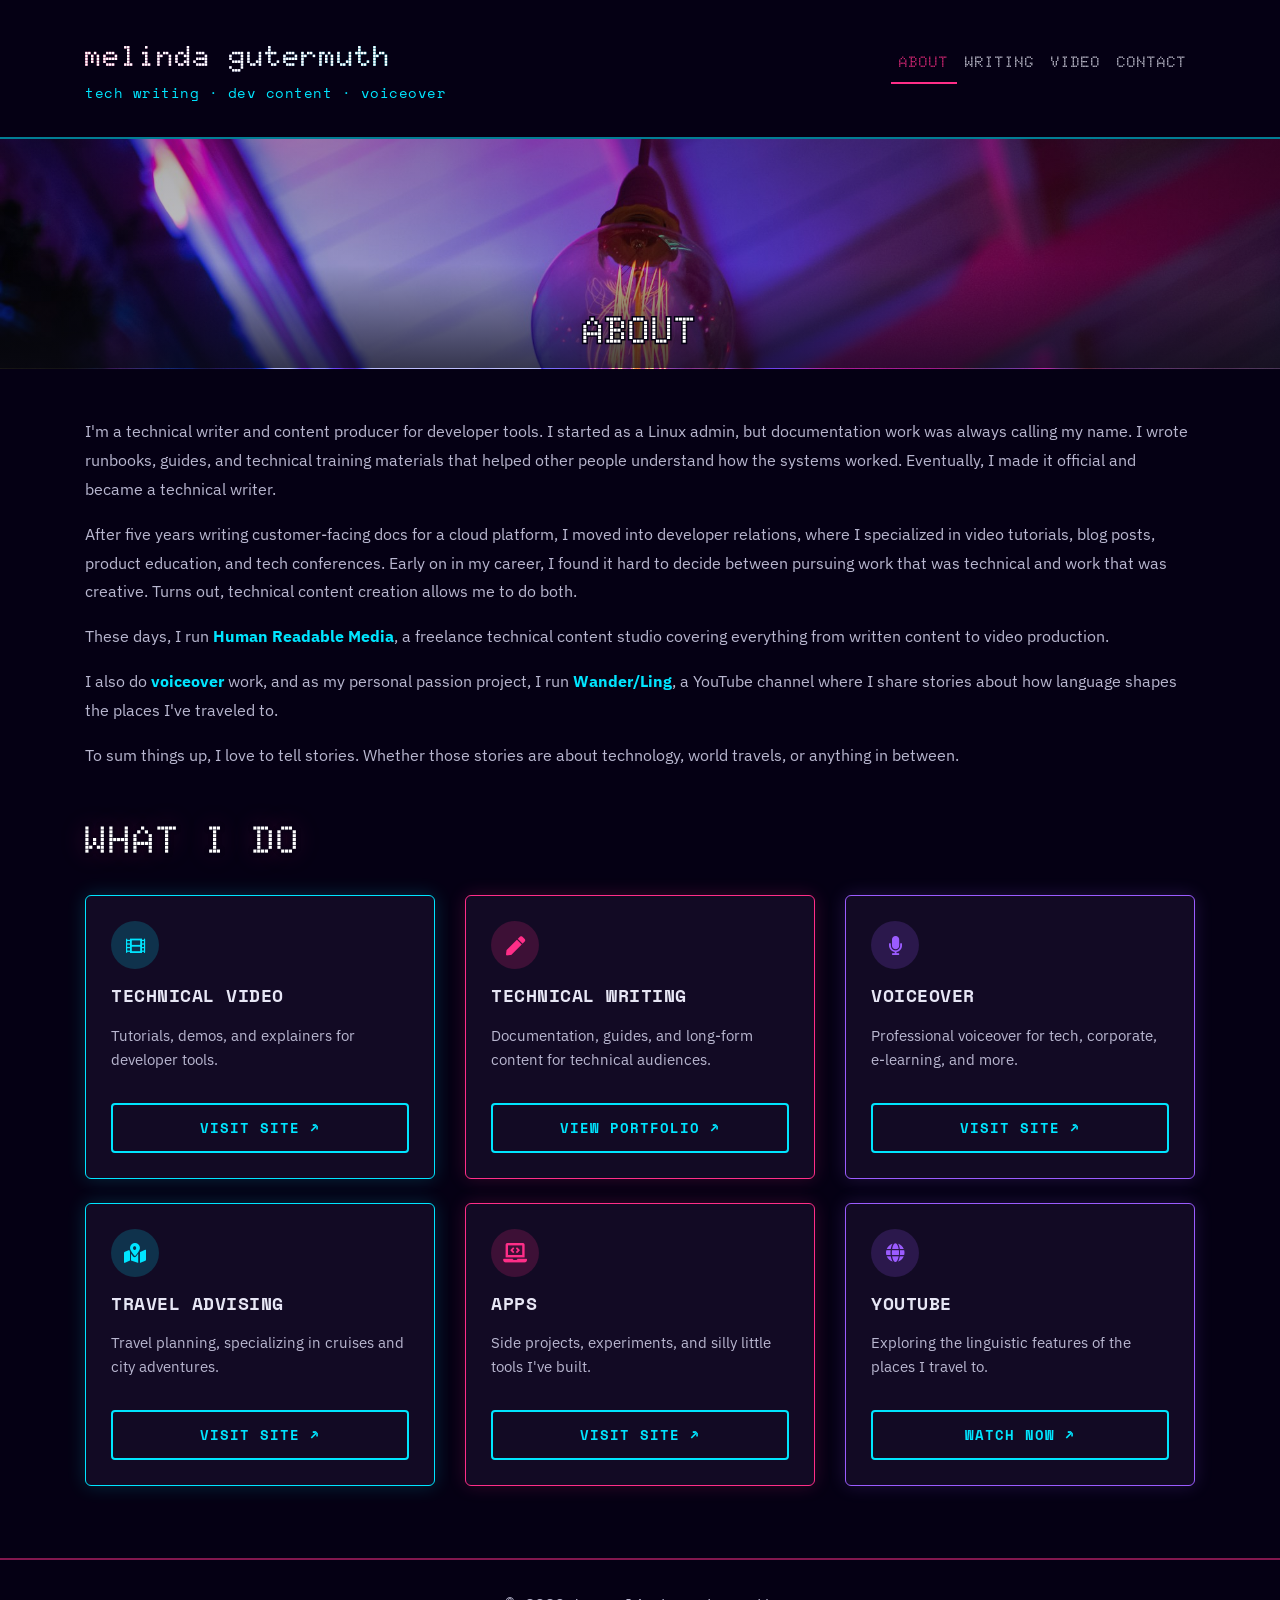
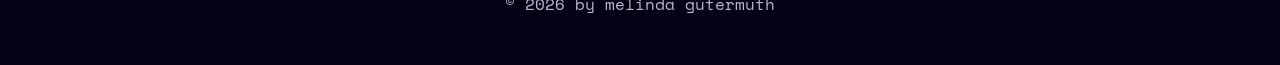
<file: index.html>
<!DOCTYPE html>
<html lang="en">
<head>
    <!-- Google tag (gtag.js) -->
    <script async src="https://www.googletagmanager.com/gtag/js?id=G-D53RL6QZPL"></script>
    <script>
      window.dataLayer = window.dataLayer || [];
      function gtag(){dataLayer.push(arguments);}
      gtag('js', new Date());

      gtag('config', 'G-D53RL6QZPL');
    </script>
    <meta charset="UTF-8">
    <meta name="viewport" content="width=device-width, initial-scale=1, shrink-to-fit=no">
    <meta name="description" content="Melinda Gutermuth — technical writer, video producer, and voice artist.">
    <title>Melinda Gutermuth</title>
    <link href="https://stackpath.bootstrapcdn.com/bootstrap/4.5.2/css/bootstrap.min.css" rel="stylesheet">
    <link href="https://cdnjs.cloudflare.com/ajax/libs/font-awesome/5.15.3/css/all.min.css" rel="stylesheet">
    <link rel="stylesheet" href="style.css">
</head>
<body>
    <header>
        <nav class="navbar navbar-expand-md navbar-dark">
            <div class="container">
                <div class="text-left">
                    <h1 class="navbar-brand mb-0">melinda gutermuth</h1>
                    <h6 class="tagline">tech writing · dev content · voiceover</h6>
                </div>
                <button class="navbar-toggler" type="button" data-toggle="collapse" data-target="#navbarNav" aria-controls="navbarNav" aria-expanded="false" aria-label="Toggle navigation">
                    <span class="navbar-toggler-icon"></span>
                </button>
                <div class="collapse navbar-collapse" id="navbarNav">
                    <ul class="navbar-nav ml-auto">
                        <li class="nav-item"><a class="nav-link current" href="index.html">About</a></li>
                        <li class="nav-item"><a class="nav-link" href="writing.html">Writing</a></li>
                        <li class="nav-item"><a class="nav-link" href="video.html">Video</a></li>
                        <li class="nav-item"><a class="nav-link" href="contact.html">Contact</a></li>
                    </ul>
                </div>
            </div>
        </nav>
    </header>

    <main>
        <!-- Hero photo: Unsplash — https://unsplash.com/photos/photo-1627687853764-0c84949367b5 -->
        <div class="hero-scene" id="about">
            <h2 class="hero-title">About</h2>
        </div>

        <div class="container my-5">
            <p>I'm a technical writer and content producer for developer tools. I started as a Linux admin, but documentation work was always calling my name. I wrote runbooks, guides, and technical training materials that helped other people understand how the systems worked. Eventually, I made it official and became a technical writer.</p>
            <p>After five years writing customer-facing docs for a cloud platform, I moved into developer relations, where I specialized in video tutorials, blog posts, product education, and tech conferences. Early on in my career, I found it hard to decide between pursuing work that was technical and work that was creative. Turns out, technical content creation allows me to do both.</p>
            <p>These days, I run <a href="https://humanreadable.media" target="_blank">Human Readable Media</a>, a freelance technical content studio covering everything from written content to video production.</p>
            <p>I also do <a href="https://voice.melindagutermuth.com" target="_blank">voiceover</a> work, and as my personal passion project, I run <a href="https://www.youtube.com/@wanderling-world" target="_blank">Wander/Ling</a>, a YouTube channel where I share stories about how language shapes the places I've traveled to.</p>
            <p>To sum things up, I love to tell stories. Whether those stories are about technology, world travels, or anything in between.</p>
        </div>

        <div class="container my-5">
            <h2>What I Do</h2>
            <div class="row">
                <div class="col-6 col-md-4 mb-4">
                    <div class="card h-100 card-accent" style="--accent:#00e5ff; --accent-glow:rgba(0,229,255,.18);">
                        <div class="card-body">
                            <div class="icon-badge"><i class="fas fa-film"></i></div>
                            <h5 class="card-title">Technical Video</h5>
                            <p class="card-text">Tutorials, demos, and explainers for developer tools.</p>
                            <a href="https://humanreadable.media" target="_blank" class="btn btn-primary btn-sm mt-3">Visit Site ↗</a>
                        </div>
                    </div>
                </div>
                <div class="col-6 col-md-4 mb-4">
                    <div class="card h-100 card-accent" style="--accent:#ff2e88; --accent-glow:rgba(255,46,136,.18);">
                        <div class="card-body">
                            <div class="icon-badge"><i class="fas fa-pen"></i></div>
                            <h5 class="card-title">Technical Writing</h5>
                            <p class="card-text">Documentation, guides, and long-form content for technical audiences.</p>
                            <a href="writing.html" class="btn btn-primary btn-sm mt-3">View Portfolio ↗</a>
                        </div>
                    </div>
                </div>
                <div class="col-6 col-md-4 mb-4">
                    <div class="card h-100 card-accent" style="--accent:#9b5cff; --accent-glow:rgba(155,92,255,.18);">
                        <div class="card-body">
                            <div class="icon-badge"><i class="fas fa-microphone"></i></div>
                            <h5 class="card-title">Voiceover</h5>
                            <p class="card-text">Professional voiceover for tech, corporate, e-learning, and more.</p>
                            <a href="https://voice.melindagutermuth.com/" target="_blank" class="btn btn-primary btn-sm mt-3">Visit Site ↗</a>
                        </div>
                    </div>
                </div>
                <div class="col-6 col-md-4 mb-4">
                    <div class="card h-100 card-accent" style="--accent:#00e5ff; --accent-glow:rgba(0,229,255,.18);">
                        <div class="card-body">
                            <div class="icon-badge"><i class="fas fa-map-marked-alt"></i></div>
                            <h5 class="card-title">Travel Advising</h5>
                            <p class="card-text">Travel planning, specializing in cruises and city adventures.</p>
                            <a href="https://wanderling.world/" target="_blank" class="btn btn-primary btn-sm mt-3">Visit Site ↗</a>
                        </div>
                    </div>
                </div>
                <div class="col-6 col-md-4 mb-4">
                    <div class="card h-100 card-accent" style="--accent:#ff2e88; --accent-glow:rgba(255,46,136,.18);">
                        <div class="card-body">
                            <div class="icon-badge"><i class="fas fa-laptop-code"></i></div>
                            <h5 class="card-title">Apps</h5>
                            <p class="card-text">Side projects, experiments, and silly little tools I've built.</p>
                            <a href="https://melimuth.fun" target="_blank" class="btn btn-primary btn-sm mt-3">Visit Site ↗</a>
                        </div>
                    </div>
                </div>
                <div class="col-6 col-md-4 mb-4">
                    <div class="card h-100 card-accent" style="--accent:#9b5cff; --accent-glow:rgba(155,92,255,.18);">
                        <div class="card-body">
                            <div class="icon-badge"><i class="fas fa-globe"></i></div>
                            <h5 class="card-title">YouTube</h5>
                            <p class="card-text">Exploring the linguistic features of the places I travel to.</p>
                            <a href="https://www.youtube.com/@wanderling-world" target="_blank" class="btn btn-primary btn-sm mt-3">Watch Now ↗</a>
                        </div>
                    </div>
                </div>
            </div>
        </div>
    </main>

    <footer>
        <p>&copy; 2026 by melinda gutermuth</p>
    </footer>

    <script src="https://code.jquery.com/jquery-3.5.1.slim.min.js"></script>
    <script src="https://stackpath.bootstrapcdn.com/bootstrap/4.5.2/js/bootstrap.min.js"></script>
</body>
</html>
</file>
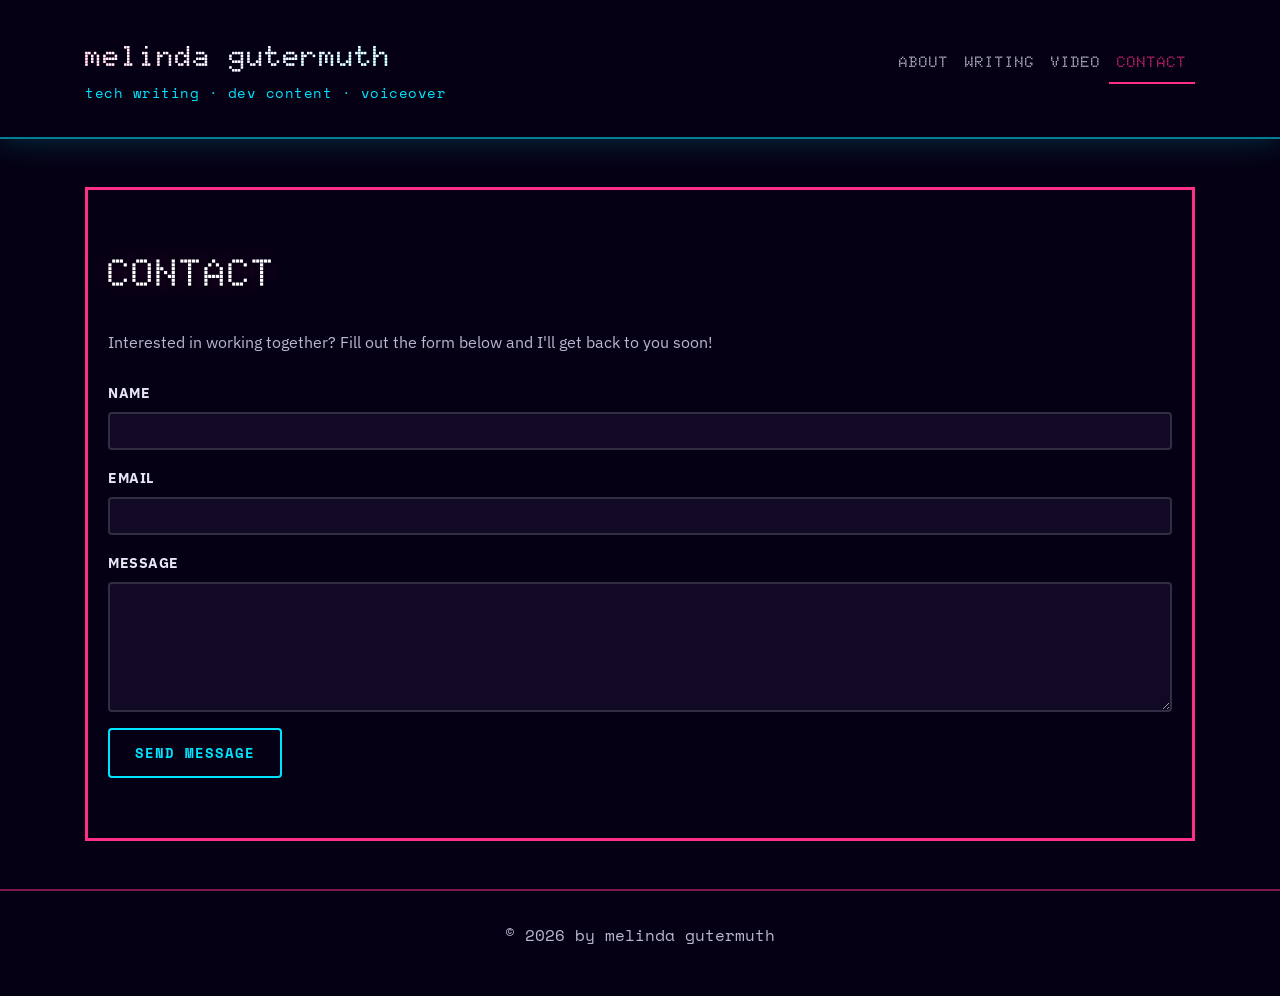
<file: contact.html>
<!DOCTYPE html>
<html lang="en">
<head>
    <!-- Google tag (gtag.js) -->
    <script async src="https://www.googletagmanager.com/gtag/js?id=G-D53RL6QZPL"></script>
    <script>
      window.dataLayer = window.dataLayer || [];
      function gtag(){dataLayer.push(arguments);}
      gtag('js', new Date());

      gtag('config', 'G-D53RL6QZPL');
    </script>
    <meta charset="UTF-8">
    <meta name="viewport" content="width=device-width, initial-scale=1, shrink-to-fit=no">
    <meta name="description" content="Contact Melinda Gutermuth - Technical Writer">
    <title>Melinda Gutermuth - Contact</title>
    <link href="https://stackpath.bootstrapcdn.com/bootstrap/4.5.2/css/bootstrap.min.css" rel="stylesheet">
    <link href="https://cdnjs.cloudflare.com/ajax/libs/font-awesome/5.15.3/css/all.min.css" rel="stylesheet">
    <link rel="stylesheet" href="style.css">
</head>
<body>
    <header>
        <nav class="navbar navbar-expand-md navbar-dark">
            <div class="container">
                <div class="text-left">
                    <h1 class="navbar-brand mb-0">melinda gutermuth</h1>
                    <h6 class="tagline">tech writing · dev content · voiceover</h6>
                </div>
                <button class="navbar-toggler" type="button" data-toggle="collapse" data-target="#navbarNav" aria-controls="navbarNav" aria-expanded="false" aria-label="Toggle navigation">
                    <span class="navbar-toggler-icon"></span>
                </button>
                <div class="collapse navbar-collapse" id="navbarNav">
                    <ul class="navbar-nav ml-auto">
                        <li class="nav-item"><a class="nav-link" href="index.html">About</a></li>
                        <li class="nav-item"><a class="nav-link" href="writing.html">Writing</a></li>
                        <li class="nav-item"><a class="nav-link" href="video.html">Video</a></li>
                        <li class="nav-item"><a class="nav-link current" href="contact.html">Contact</a></li>
                    </ul>
                </div>
            </div>
        </nav>
    </header>

    <main class="container my-5">
        <section>
            <div class="row">
                <div class="col-md-12">
                    <h2>Contact</h2>
                    <p class="mb-4">Interested in working together? Fill out the form below and I'll get back to you soon!</p>
                    
                    <form id="contactForm" novalidate>
                        <input type="hidden" name="access_key" value="b2a9638c-f815-470d-9632-cc963568d8e4">
                        <div class="form-group">
                            <label for="name">Name</label>
                            <input type="text" class="form-control" id="name" name="name" required>
                        </div>
                        <div class="form-group">
                            <label for="email">Email</label>
                            <input type="email" class="form-control" id="email" name="email" required>
                        </div>
                        <div class="form-group">
                            <label for="message">Message</label>
                            <textarea class="form-control" id="message" name="message" rows="4" required></textarea>
                        </div>
                        <button type="submit" class="btn btn-primary" id="submitBtn">Send Message</button>
                    </form>
                    <div id="formResult" class="mt-3" style="display:none;"></div>
                </div>
            </div>
        </section>
    </main>

    <footer>
        <p>&copy; 2026 by melinda gutermuth</p>
    </footer>

    <script src="https://code.jquery.com/jquery-3.5.1.slim.min.js"></script>
    <script src="https://stackpath.bootstrapcdn.com/bootstrap/4.5.2/js/bootstrap.min.js"></script>
    <script>
        document.getElementById('contactForm').addEventListener('submit', async function(e) {
            e.preventDefault();
            const form = e.target;
            const btn = document.getElementById('submitBtn');
            const result = document.getElementById('formResult');

            if (!form.checkValidity()) {
                form.classList.add('was-validated');
                return;
            }

            btn.disabled = true;
            btn.textContent = 'Sending...';

            try {
                const response = await fetch('https://api.web3forms.com/submit', {
                    method: 'POST',
                    body: new FormData(form)
                });
                const data = await response.json();

                if (data.success) {
                    result.style.display = 'block';
                    result.style.cssText = 'display:block; padding:12px; border:2px solid var(--secondary); color:var(--secondary);';
                    result.textContent = "Message sent! I'll get back to you soon.";
                    form.reset();
                    form.classList.remove('was-validated');
                } else {
                    throw new Error(data.message || 'Submission failed');
                }
            } catch (err) {
                result.style.cssText = 'display:block; padding:12px; border:2px solid #c0392b; color:#c0392b;';
                result.textContent = 'Something went wrong. Please try again or email me directly.';
            } finally {
                btn.disabled = false;
                btn.textContent = 'Send Message';
            }
        });
    </script>
</body>
</html>
</file>
<file: style.css>
@import url('https://fonts.googleapis.com/css2?family=Doto:wght@400..900&family=Space+Mono:wght@400;700&family=IBM+Plex+Sans:wght@400;500;600&display=swap');

:root {
 --bg: #050014;
 --bg-panel: #120a24;
 --text: #e7e6f5;
 --text-muted: #b9b7d0;
 --cyan: #00e5ff;
 --pink: #ff2e88;
 --purple: #9b5cff;
 --border: rgba(255,255,255,.14);
 /* alias kept for contact.html's inline success/error message styling */
 --secondary: #ff2e88;
}

/* Bootstrap Overrides */
.bg-primary {
    background-color: var(--bg) !important;
}

.navbar-dark .navbar-nav .nav-link {
    color: var(--text) !important;
}

.navbar-dark .navbar-toggler {
    border-color: var(--cyan);
    border-width: 2px;
}

.navbar-dark .navbar-toggler-icon {
    background-image: url("data:image/svg+xml,%3csvg xmlns='http://www.w3.org/2000/svg' width='30' height='30' viewBox='0 0 30 30'%3e%3cpath stroke='rgba(0, 229, 255, 1)' stroke-linecap='round' stroke-miterlimit='10' stroke-width='2' d='M4 7h22M4 15h22M4 23h22'/%3e%3c/svg%3e");
}

/* Base Styles */
* {
    margin: 0;
    padding: 0;
    box-sizing: border-box;
}

body {
 font-family: 'IBM Plex Sans', sans-serif;
 background-color: var(--bg);
 color: var(--text-muted);
 margin: 0;
 line-height: 1.6;
}

h1, h3, h4, h5, h6 {
    font-family: 'Space Mono', monospace;
    font-weight: bold;
}

h1.navbar-brand {
    font-family: 'Doto', 'Space Mono', monospace;
    font-weight: 800;
}

h2 {
    font-family: 'Doto', 'Space Mono', monospace;
    font-size: 2.4rem;
    font-weight: 800;
    margin-bottom: 2rem;
    text-transform: uppercase;
    letter-spacing: 1px;
    color: #ffffff;
    -webkit-text-stroke: 3px var(--bg);
    paint-order: stroke fill;
    text-shadow: 0 0 4px var(--bg), 0 0 4px var(--bg), 0 0 24px rgba(255,46,136,.4);
}

h3 {
    font-size: 1.5rem;
    color: var(--pink);
    margin-bottom: 1.5rem;
    text-transform: uppercase;
    letter-spacing: 0.5px;
    font-weight: bold;
}

h4 {
    font-size: 1.2rem;
    color: var(--text);
    font-weight: bold;
    margin-bottom: 1rem;
}

h5 {
    font-size: 1rem;
    font-weight: bold;
    color: var(--text);
}

p {
 font-size: 1rem;
 line-height: 1.8;
 color: var(--text-muted);
}

a {
 color: var(--cyan);
 text-decoration: none;
 transition: color 0.3s ease;
 font-weight: bold;
}

a:hover {
 color: var(--pink);
 text-decoration: underline;
}

/* Header */
header {
 background-color: var(--bg);
 color: var(--text);
 padding: 20px 0;
 box-shadow: 0 2px 28px rgba(0,229,255,.2);
 border-bottom: 2px solid rgba(0,229,255,.55);
}

.navbar-brand {
 font-size: 1.8rem;
 margin-bottom: 0;
 font-weight: 800;
 text-transform: lowercase;
 letter-spacing: 1px;
 background: linear-gradient(90deg,#ff2e88,#00e5ff);
 -webkit-background-clip: text;
 background-clip: text;
 color: transparent;
}

.tagline {
    font-family: 'Space Mono', monospace;
    font-size: 0.9rem;
    color: var(--cyan);
    font-weight: normal;
    text-transform: lowercase;
    letter-spacing: 0.5px;
}

.navbar-nav .nav-link {
 font-family: 'Doto', 'Space Mono', monospace;
 color: var(--text) !important;
 font-weight: 700;
 transition: color 0.3s ease;
 text-transform: uppercase;
 font-size: 0.95rem;
 letter-spacing: 1px;
}

.navbar-nav .nav-link:hover {
 color: var(--cyan) !important;
}

.navbar-nav .nav-link.current {
 color: var(--pink) !important;
 border-bottom: 2px solid var(--pink);
}

.dropdown-menu {
 background-color: var(--bg-panel);
 border: 2px solid var(--cyan);
 border-radius: 0;
 box-shadow: 0 0 20px rgba(0,229,255,.2);
 padding: 0;
}

.dropdown-item {
 color: var(--text);
 padding: 12px 20px;
 transition: all 0.3s ease;
 border-bottom: 1px solid var(--border);
 font-weight: bold;
 font-size: 0.9rem;
}

.dropdown-item:last-child {
    border-bottom: none;
}

.dropdown-item:hover,
.dropdown-item:focus {
 background-color: var(--pink);
 color: var(--bg);
}

/* Main Content */
main {
    min-height: 60vh;
}

section {
 padding: 60px 20px;
 background-color: var(--bg);
 border: 3px solid var(--pink);
 border-radius: 0;
 box-shadow: none;
 margin-bottom: 40px;
}

/* Hero photo (homepage only) */
.hero-scene {
    position: relative;
    height: 230px;
    overflow: hidden;
    border-bottom: 1px solid rgba(255,255,255,.08);
    background-image:
        linear-gradient(0deg, rgba(10,10,20,.75) 0%, rgba(10,10,20,.25) 45%, rgba(10,10,20,.35) 100%),
        url("hero-about.jpg");
    background-size: cover;
    background-position: center 38%;
    background-repeat: no-repeat;
}

.hero-title {
    position: relative;
    z-index: 2;
    height: 100%;
    margin: 0;
    display: flex;
    align-items: flex-end;
    justify-content: center;
    padding-bottom: 16px;
    font-size: clamp(1.5rem,3.8vw,2.3rem);
    color: #fff;
    text-shadow: 0 2px 12px rgba(0,0,0,.6);
}

/* Cards */
.card {
 border: 1px solid var(--cyan);
 border-radius: 6px;
 box-shadow: 0 0 18px rgba(0,229,255,.14);
 height: 100%;
 background-color: var(--bg-panel);
 transition: all 0.3s ease;
}

.card:hover {
    border-color: var(--pink);
    box-shadow: 0 0 22px rgba(255,46,136,.25);
    transform: translateY(-2px);
}

.card.card-accent {
    border-color: var(--accent, var(--cyan));
    box-shadow: 0 0 18px var(--accent-glow, rgba(0,229,255,.18));
}

.card.card-accent:hover {
    border-color: var(--accent, var(--pink));
}

.card-body {
 display: flex;
 flex-direction: column;
 justify-content: space-between;
 height: 100%;
 padding: 25px;
}

.icon-badge {
    width: 48px;
    height: 48px;
    border-radius: 50%;
    display: flex;
    align-items: center;
    justify-content: center;
    background: var(--accent-glow, rgba(0,229,255,.18));
    color: var(--accent, var(--cyan));
    font-size: 1.2rem;
    margin-bottom: 1rem;
}

.card-title {
 font-family: 'Space Mono', monospace;
 font-size: 1.1rem;
 margin-bottom: 1rem;
 color: var(--text);
 font-weight: bold;
 text-transform: uppercase;
 letter-spacing: 0.5px;
}

.card-title i {
    color: var(--cyan);
    margin-right: 8px;
}

.card-text {
    color: var(--text-muted);
    font-size: 0.95rem;
    line-height: 1.6;
}

/* Badges */
.badge {
    border-radius: 3px;
    padding: 6px 12px;
    font-weight: bold;
    font-size: 0.75rem;
    text-transform: uppercase;
    letter-spacing: 0.5px;
}

.badge-primary {
 background-color: var(--purple);
 border: none;
 color: #ffffff;
}

/* Buttons */
.btn {
 padding: 12px 25px;
 border: none;
 border-radius: 4px;
 cursor: pointer;
 font-size: 0.9rem;
 font-weight: bold;
 font-family: 'Space Mono', monospace;
 text-transform: uppercase;
 letter-spacing: 1px;
 transition: all 0.3s ease;
}

.btn-primary {
 background-color: transparent;
 color: var(--cyan);
 border: 2px solid var(--cyan);
}

.btn-primary:hover,
.btn-primary:focus {
 background-color: var(--cyan);
 color: var(--bg);
 border-color: var(--cyan);
}

.btn-outline-primary {
 background-color: transparent;
 color: var(--pink);
 border: 2px solid var(--pink);
}

.btn-outline-primary:hover,
.btn-outline-primary:focus {
 background-color: var(--pink);
 color: var(--bg);
 border-color: var(--pink);
}

/* Work Sections */
.work-section {
    margin-bottom: 50px;
    padding-bottom: 40px;
    border-bottom: 2px solid var(--border);
}

.work-section:last-child {
    border-bottom: none;
}

.work-section h3 {
    color: var(--pink);
    border-bottom: 3px solid var(--pink);
    padding-bottom: 10px;
    margin-bottom: 25px;
}

/* Lists */
ul {
    margin-left: 20px;
}

ul li {
    margin-bottom: 12px;
    line-height: 1.6;
}

ul li i {
    color: var(--cyan);
    margin-right: 8px;
}

/* Forms */
.form-group label {
 display: block;
 margin-bottom: 8px;
 color: var(--text);
 font-weight: bold;
 font-size: 0.9rem;
 text-transform: uppercase;
 letter-spacing: 0.5px;
}

.form-control {
 width: 100%;
 padding: 15px;
 border: 2px solid var(--border);
 border-radius: 4px;
 font-size: 16px;
 font-family: 'IBM Plex Sans', sans-serif;
 transition: border-color 0.3s ease;
 background: var(--bg-panel);
 color: var(--text);
}

.form-control:focus {
 outline: none;
 border-color: var(--cyan);
 box-shadow: 0 0 12px rgba(0,229,255,.25);
}

select.form-control {
    appearance: none;
    background-image: url("data:image/svg+xml,%3Csvg xmlns='http://www.w3.org/2000/svg' width='12' height='12' viewBox='0 0 12 12'%3E%3Cpath fill='%23ff2e88' d='M6 9L1 4h10z'/%3E%3C/svg%3E");
    background-repeat: no-repeat;
    background-position: right 15px center;
    padding-right: 40px;
}

/* Footer */
footer {
 background-color: var(--bg);
 color: var(--text-muted);
 padding: 30px 20px;
 text-align: center;
 font-family: 'Space Mono', monospace;
 font-size: 0.9rem;
 border-top: 2px solid rgba(255,46,136,.5);
}

/* Responsive */
@media (max-width: 768px) {
 h2 {
   font-size: 1.9rem;
 }

 h3 {
   font-size: 1.3rem;
 }

 section {
   padding: 40px 20px;
 }

 .navbar-brand {
   font-size: 1.5rem;
 }
}

@media (max-width: 576px) {
 p {
   font-size: 0.95rem;
 }

 h2 {
   font-size: 1.6rem;
 }
}

:focus {
 outline: 3px solid var(--pink);
 outline-offset: 2px;
}

/* Special elements */
.implementation-details,
.results {
    margin-top: 20px;
}

.implementation-details h6,
.results h6 {
    font-size: 0.85rem;
    text-transform: uppercase;
    letter-spacing: 1px;
    color: var(--text);
    font-weight: bold;
    margin-bottom: 10px;
}

.implementation-details ul,
.results ul {
    margin-left: 0;
    list-style: none;
}

.implementation-details li,
.results li {
    padding-left: 25px;
    position: relative;
}

.implementation-details li i,
.results li i {
    position: absolute;
    left: 0;
    top: 2px;
}

.text-muted {
    color: var(--text-muted) !important;
}
</file>
